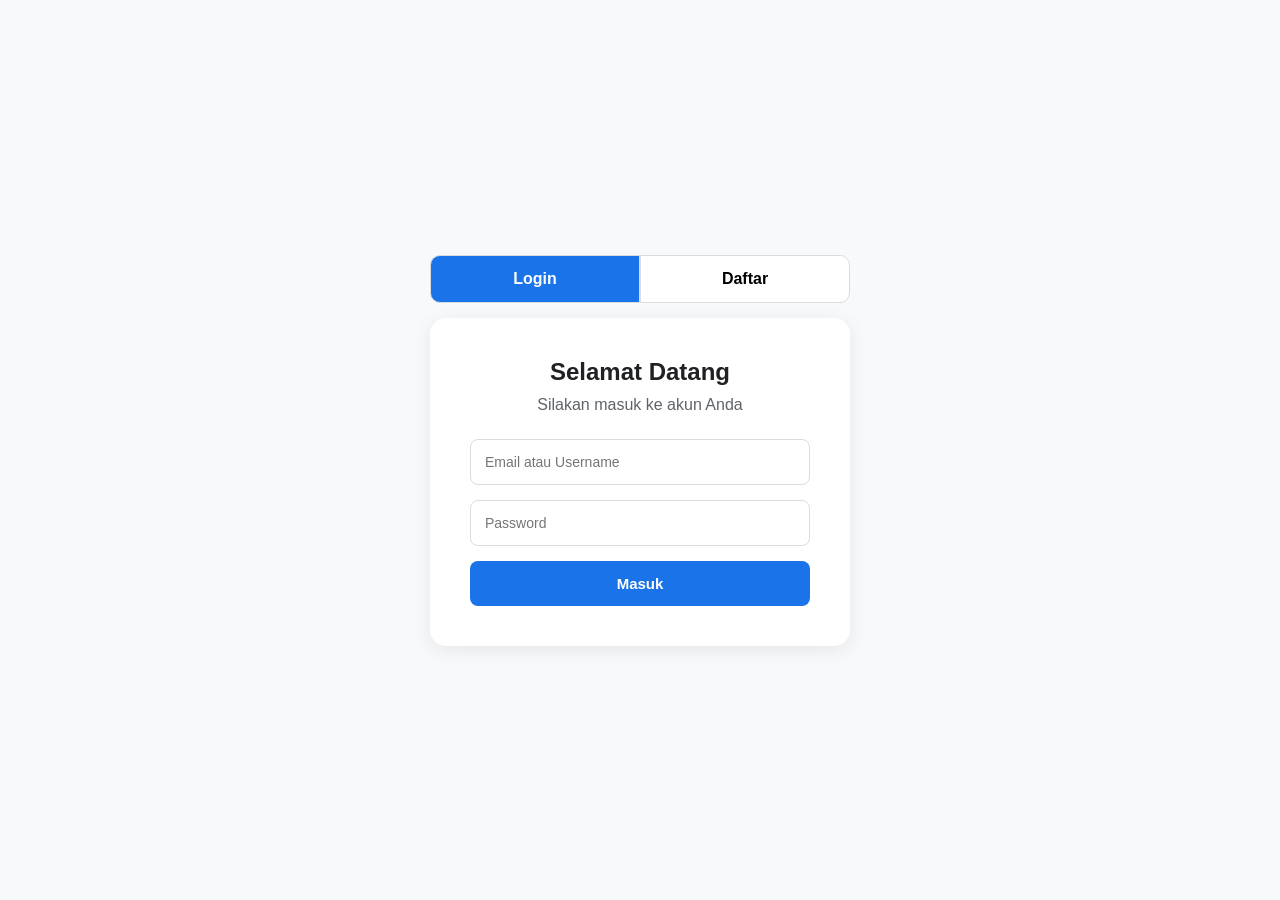
<file: index.html>
<!DOCTYPE html>
<html lang="id">
<head>
    <meta charset="UTF-8">
    <meta name="viewport" content="width=device-width, initial-scale=1.0">
    <title>Login & Daftar</title>
    <link rel="stylesheet" href="style.css">
</head>
<body>

<div class="container">

    <input type="radio" id="login-tab" name="tab" checked>
    <input type="radio" id="register-tab" name="tab">

    <div class="tabs">
        <label for="login-tab">Login</label>
        <label for="register-tab">Daftar</label>
    </div>

    
    <div class="form-box login">
        <h2>Selamat Datang</h2>
        <p>Silakan masuk ke akun Anda</p>

        <form action="home.html">
            <input type="text" name="username" placeholder="Email atau Username" required>

            <input type="password" name="password" placeholder="Password" required>

            <button type="submit">Masuk</button>
        </form>
    </div>

    
    <div class="form-box register">
        <h2>Buat Akun</h2>
        <p>Daftar untuk melanjutkan</p>

        <form action="home.html">
            <input type="text" name="username" placeholder="Username" required>

            <input type="email" name="email" placeholder="Email" required>

            <input type="password" name="password" placeholder="Password" required>

            <input type="password" name="confirm_password" placeholder="Konfirmasi Password" required>

            <button type="submit">Daftar</button>
        </form>
    </div>

</div>

</body>
</html>
</file>
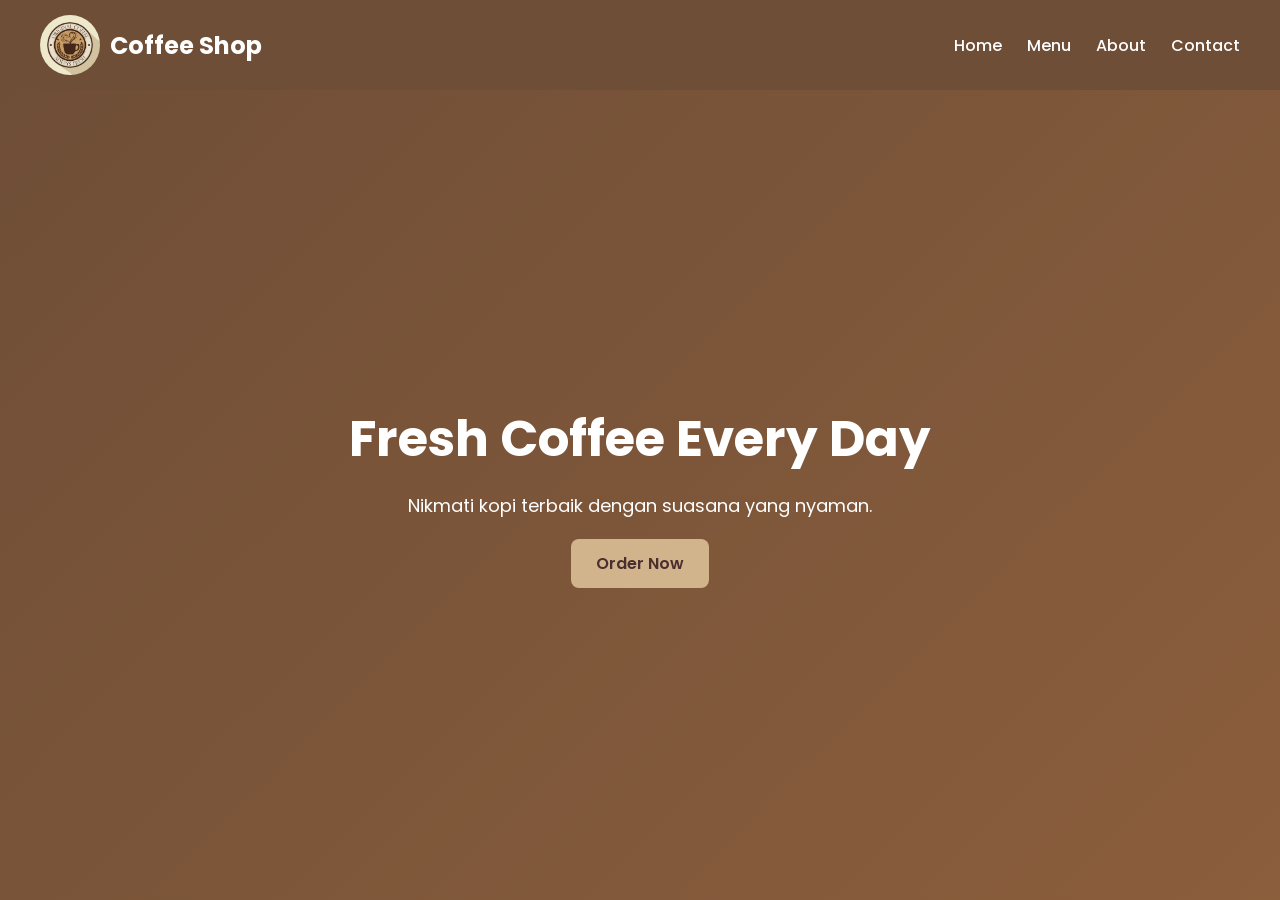
<file: home.html>
<!DOCTYPE html>
<html lang="en">
<head>
    <meta charset="UTF-8">
    <meta name="viewport" content="width=device-width, initial-scale=1.0">
    <title>Coffee Shop</title>
    <link href="https://fonts.googleapis.com/css2?family=Poppins:wght@300;400;500;600;700&display=swap" rel="stylesheet">

    <style>
        *{
            margin: 0;
            padding: 0;
            box-sizing: border-box;
            font-family: 'Poppins', sans-serif;
        }

        .bg{
            background-color: #6f4e37;
            color: white;
            position: sticky;
            top: 0;
            z-index: 1000;
        }

        .container{
            display: flex;
            justify-content: space-between;
            align-items: center;
            padding: 15px 40px;
        }

        .container ul{
            display: flex;
            list-style: none;
            gap: 25px;
        }

        .container ul li a{
            text-decoration: none;
            color: white;
            font-size: 16px;
            font-weight: 500;
            transition: 0.3s;
        }

        .container ul li a:hover{
            color: #f5deb3;
        }

        .sejajar{
            display: flex;
            align-items: center;
        }

        .sejajar h1{
            margin-left: 10px;
            font-size: 24px;
        }

        .sejajar img{
            width: 60px;
            height: 60px;
            object-fit: cover;
            border-radius: 50%;
        }

        .hero{
            height: 90vh;
            background: linear-gradient(135deg,#6f4e37, #8b5e3c);
            color: white;
            display: flex;
            justify-content: center;
            align-items: center;
            flex-direction: column;
            text-align: center;
            padding:  20px;
        }

        .hero h2{
            font-size: 50px;
            margin-bottom: 15px;
        }

        .hero p{
            font-size: 18px;
            margin-bottom: 20px;
        }

        .btn{
            background: #d2b48c;
            color: #4b2e2e;
            text-decoration: none;
            padding: 12px 25px;
            border-radius: 8px;
            font-weight: 600;
        }

        @media(max-width:768px){
            .container{
                flex-direction: column;
                gap: 15px;
            }

            .hero h2{
                font-size: 35px;
            }

            .container ul{
                gap: 15px;
            }
        }
    </style>
</head>
<body>

    <nav class="bg">
        <div class="container">
            <div class="sejajar">
                <img src="img/logo-coffe.jpeg" alt="Coffee Logo">
                <h1>Coffee Shop</h1>
            </div>

            <ul>
                <li><a href="#">Home</a></li>
                <li><a href="#">Menu</a></li>
                <li><a href="#">About</a></li>
                <li><a href="#">Contact</a></li>
            </ul>
        </div>
    </nav>

    <section class="hero">
        <h2>Fresh Coffee Every Day</h2>
        <p>Nikmati kopi terbaik dengan suasana yang nyaman.</p>
        <a href="#" class="btn">Order Now</a>
    </section>

</body>
</html>
</file>
<file: style.css>
*{
    margin:0;
    padding:0;
    box-sizing:border-box;
    font-family:'Segoe UI', sans-serif;
}

body{
    background:#f8f9fa;
    display:flex;
    justify-content:center;
    align-items:center;
    min-height:100vh;
}

.container{
    width:420px;
}

input[type="radio"]{
    display:none;
}


.tabs{
    display:flex;
    margin-bottom:15px;
}

.tabs label{
    flex:1;
    text-align:center;
    padding:14px;
    background:#ffffff;
    border:1px solid #dadce0;
    cursor:pointer;
    font-weight:600;
    transition:0.3s;
}

.tabs label:first-child{
    border-radius:10px 0 0 10px;
}

.tabs label:last-child{
    border-radius:0 10px 10px 0;
}

#login-tab:checked ~ .tabs label:first-child,
#register-tab:checked ~ .tabs label:last-child{
    background:#1a73e8;
    color:white;
}


.form-box{
    display:none;
    background:#ffffff;
    padding:40px;
    border-radius:16px;
    box-shadow:0 4px 20px rgba(0,0,0,0.08);
}

.form-box h2{
    text-align:center;
    color:#202124;
    margin-bottom:10px;
}

.form-box p{
    text-align:center;
    color:#5f6368;
    margin-bottom:25px;
}


.form-box input{
    width:100%;
    padding:14px;
    margin-bottom:15px;
    border:1px solid #dadce0;
    border-radius:8px;
    font-size:14px;
    transition:0.3s;
}

.form-box input:focus{
    outline:none;
    border-color:#1a73e8;
    box-shadow:0 0 5px rgba(26,115,232,0.3);
}


button{
    width:100%;
    padding:14px;
    border:none;
    border-radius:8px;
    background:#1a73e8;
    color:white;
    font-size:15px;
    font-weight:600;
    cursor:pointer;
    transition:0.3s;
}

button:hover{
    background:#1557b0;
}

/* SHOW FORM */
#login-tab:checked ~ .login{
    display:block;
}

#register-tab:checked ~ .register{
    display:block;
}

/* RESPONSIVE */
@media(max-width:480px){
    .container{
        width:90%;
    }

    .form-box{
        padding:30px 20px;
    }
}
</file>
